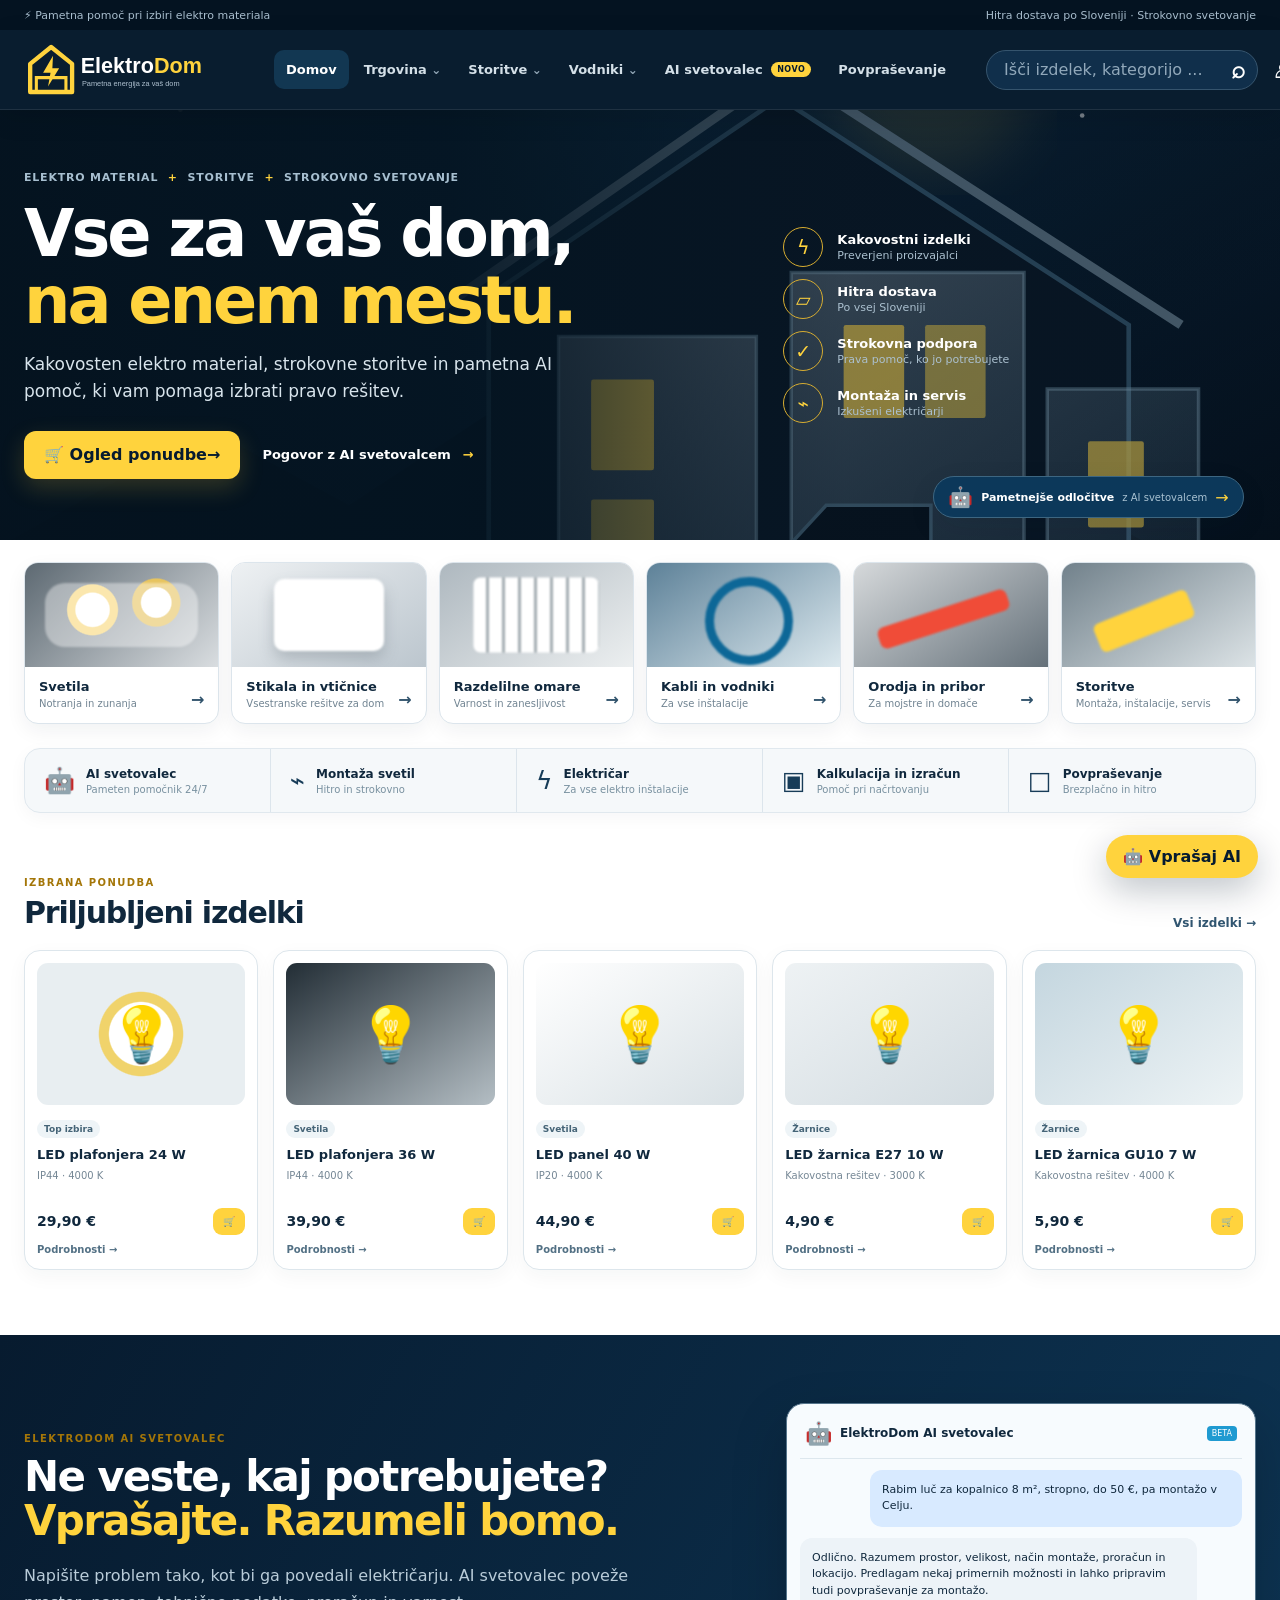
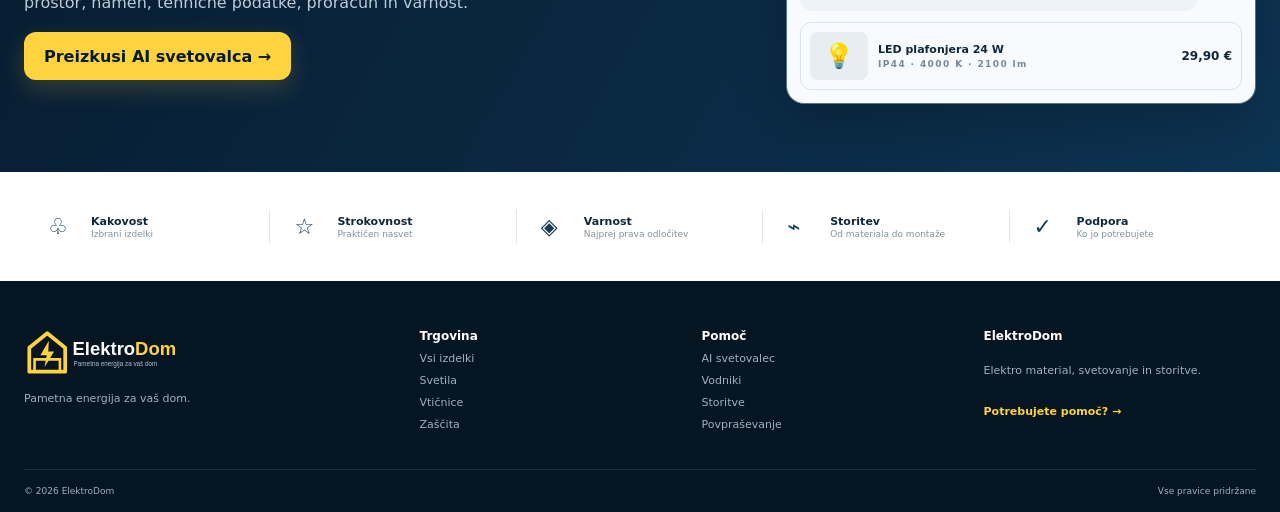
<file: index.html>
<!doctype html><html lang="sl"><head><meta charset="utf-8"><meta name="viewport" content="width=device-width,initial-scale=1"><title>ElektroDom | Elektro material, storitve in AI svetovalec</title><meta name="description" content="ElektroDom združuje elektro material, strokovne storitve in AI svetovanje na enem mestu."><link rel="icon" href="logo.svg"><link rel="stylesheet" href="styles.css"></head><body>
<div class="topline"><div class="shell topinner"><span>⚡ Pametna pomoč pri izbiri elektro materiala</span><span>Hitra dostava po Sloveniji · Strokovno svetovanje</span></div></div>
<header class="site-header"><div class="shell header-inner"><a class="brand" href="index.html"><img src="logo.svg" alt="ElektroDom"></a><nav class="mainnav"><a class="active" href="index.html">Domov</a><a href="trgovina.html">Trgovina <span>⌄</span></a><a href="storitve.html">Storitve <span>⌄</span></a><a href="vodniki.html">Vodniki <span>⌄</span></a><a class="ai-nav" href="svetovalec.html">AI svetovalec <b>NOVO</b></a><a href="kontakt.html">Povpraševanje</a></nav><div class="header-actions"><button class="search-mini" onclick="location.href='trgovina.html'"><span>Išči izdelek, kategorijo ...</span><strong>⌕</strong></button><button class="icon-btn" aria-label="Moj račun">♙</button><button class="icon-btn" aria-label="Priljubljeno">♡</button><button class="cart-icon" id="cartButton" aria-label="Košarica">🛒<b id="cartCount">0</b></button><button class="mobile-menu" id="mobileMenu" aria-label="Meni">☰</button></div></div></header>
<main>
<section class="hero-premium"><div class="hero-bg"></div><div class="shell hero-grid"><div class="hero-copy"><div class="crumb">ELEKTRO MATERIAL <i>+</i> STORITVE <i>+</i> STROKOVNO SVETOVANJE</div><h1>Vse za vaš dom,<br><em>na enem mestu.</em></h1><p>Kakovosten elektro material, strokovne storitve in pametna AI pomoč, ki vam pomaga izbrati pravo rešitev.</p><div class="hero-buttons"><a class="btn btn-yellow" href="trgovina.html">🛒 Ogled ponudbe <span>→</span></a><a class="text-btn" href="svetovalec.html">Pogovor z AI svetovalcem <span>→</span></a></div></div><div class="hero-benefits"><div><span>ϟ</span><p><b>Kakovostni izdelki</b><small>Preverjeni proizvajalci</small></p></div><div><span>▱</span><p><b>Hitra dostava</b><small>Po vsej Sloveniji</small></p></div><div><span>✓</span><p><b>Strokovna podpora</b><small>Prava pomoč, ko jo potrebujete</small></p></div><div><span>⌁</span><p><b>Montaža in servis</b><small>Izkušeni električarji</small></p></div></div><a class="hero-ai-chip" href="svetovalec.html"><span>🤖</span><b>Pametnejše odločitve</b><small>z AI svetovalcem</small><i>→</i></a></div></section>
<section class="category-section shell"><a class="category-card" href="trgovina.html?cat=Svetila"><div class="cat-image cat-light"></div><div><b>Svetila</b><small>Notranja in zunanja</small><span>→</span></div></a><a class="category-card" href="trgovina.html?cat=Vtičnice"><div class="cat-image cat-socket"></div><div><b>Stikala in vtičnice</b><small>Vsestranske rešitve za dom</small><span>→</span></div></a><a class="category-card" href="trgovina.html?cat=Zaščita"><div class="cat-image cat-protect"></div><div><b>Razdelilne omare</b><small>Varnost in zanesljivost</small><span>→</span></div></a><a class="category-card" href="trgovina.html?cat=Kabli"><div class="cat-image cat-cable"></div><div><b>Kabli in vodniki</b><small>Za vse inštalacije</small><span>→</span></div></a><a class="category-card" href="trgovina.html"><div class="cat-image cat-tools"></div><div><b>Orodja in pribor</b><small>Za mojstre in domače</small><span>→</span></div></a><a class="category-card" href="storitve.html"><div class="cat-image cat-service"></div><div><b>Storitve</b><small>Montaža, inštalacije, servis</small><span>→</span></div></a></section>
<section class="quickbar shell"><a href="svetovalec.html"><span>🤖</span><div><b>AI svetovalec</b><small>Pameten pomočnik 24/7</small></div></a><a href="storitve.html"><span>⌁</span><div><b>Montaža svetil</b><small>Hitro in strokovno</small></div></a><a href="storitve.html"><span>ϟ</span><div><b>Električar</b><small>Za vse elektro inštalacije</small></div></a><a href="kontakt.html"><span>▣</span><div><b>Kalkulacija in izračun</b><small>Pomoč pri načrtovanju</small></div></a><a href="kontakt.html"><span>□</span><div><b>Povpraševanje</b><small>Brezplačno in hitro</small></div></a></section>
<section class="products-home shell"><div class="section-title"><div><small>IZBRANA PONUDBA</small><h2>Priljubljeni izdelki</h2></div><a href="trgovina.html">Vsi izdelki →</a></div><div id="homeProducts" class="product-row"></div></section>
<section class="ai-banner"><div class="shell ai-banner-grid"><div><small>ELEKTRODOM AI SVETOVALEC</small><h2>Ne veste, kaj potrebujete?<br><em>Vprašajte. Razumeli bomo.</em></h2><p>Napišite problem tako, kot bi ga povedali električarju. AI svetovalec poveže prostor, namen, tehnične podatke, proračun in varnost.</p><a class="btn btn-yellow" href="svetovalec.html">Preizkusi AI svetovalca →</a></div><div class="ai-preview"><div class="ai-preview-head"><span>🤖</span><b>ElektroDom AI svetovalec</b><i>BETA</i></div><div class="preview-user">Rabim luč za kopalnico 8 m², stropno, do 50 €, pa montažo v Celju.</div><div class="preview-bot">Odlično. Razumem prostor, velikost, način montaže, proračun in lokacijo. Predlagam nekaj primernih možnosti in lahko pripravim tudi povpraševanje za montažo.</div><div class="preview-product"><span>💡</span><div><b>LED plafonjera 24 W</b><small>IP44 · 4000 K · 2100 lm</small></div><strong>29,90 €</strong></div></div></div></section>
<section class="trust-section shell"><div class="trust-item"><span>♧</span><b>Kakovost</b><small>Izbrani izdelki</small></div><div class="trust-item"><span>☆</span><b>Strokovnost</b><small>Praktičen nasvet</small></div><div class="trust-item"><span>◈</span><b>Varnost</b><small>Najprej prava odločitev</small></div><div class="trust-item"><span>⌁</span><b>Storitev</b><small>Od materiala do montaže</small></div><div class="trust-item"><span>✓</span><b>Podpora</b><small>Ko jo potrebujete</small></div></section>
</main><button class="floating-ai" onclick="location.href='svetovalec.html'"><span>🤖</span> Vprašaj AI</button><footer class="footer"><div class="shell footer-grid"><div><img src="logo.svg" alt="ElektroDom" class="footer-logo"><p>Pametna energija za vaš dom.</p></div><div><b>Trgovina</b><a href="trgovina.html">Vsi izdelki</a><a href="trgovina.html?cat=Svetila">Svetila</a><a href="trgovina.html?cat=Vtičnice">Vtičnice</a><a href="trgovina.html?cat=Zaščita">Zaščita</a></div><div><b>Pomoč</b><a href="svetovalec.html">AI svetovalec</a><a href="vodniki.html">Vodniki</a><a href="storitve.html">Storitve</a><a href="kontakt.html">Povpraševanje</a></div><div><b>ElektroDom</b><p>Elektro material, svetovanje in storitve.</p><a href="kontakt.html" class="footer-cta">Potrebujete pomoč? →</a></div></div><div class="shell footer-bottom"><span>© 2026 ElektroDom</span><span>Vse pravice pridržane</span></div></footer>
<div id="productModal" class="modal hidden"><div class="modalbox product-modal"><button class="close" id="closeProductModal">×</button><div id="productModalBody"></div></div></div><div id="cartModal" class="modal hidden"><div class="modalbox cartbox"><button class="close" id="closeCart">×</button><div class="modal-kicker">VAŠ NAKUP</div><h2>Košarica</h2><div id="cartItems"></div><div class="total"><span>Skupaj</span><b id="cartTotal">0,00 €</b></div><a class="btn btn-yellow full" href="kontakt.html">Nadaljuj s povpraševanjem →</a></div></div><div id="toast" class="toast"></div><script type="module" src="app.js"></script></body></html>
</file>
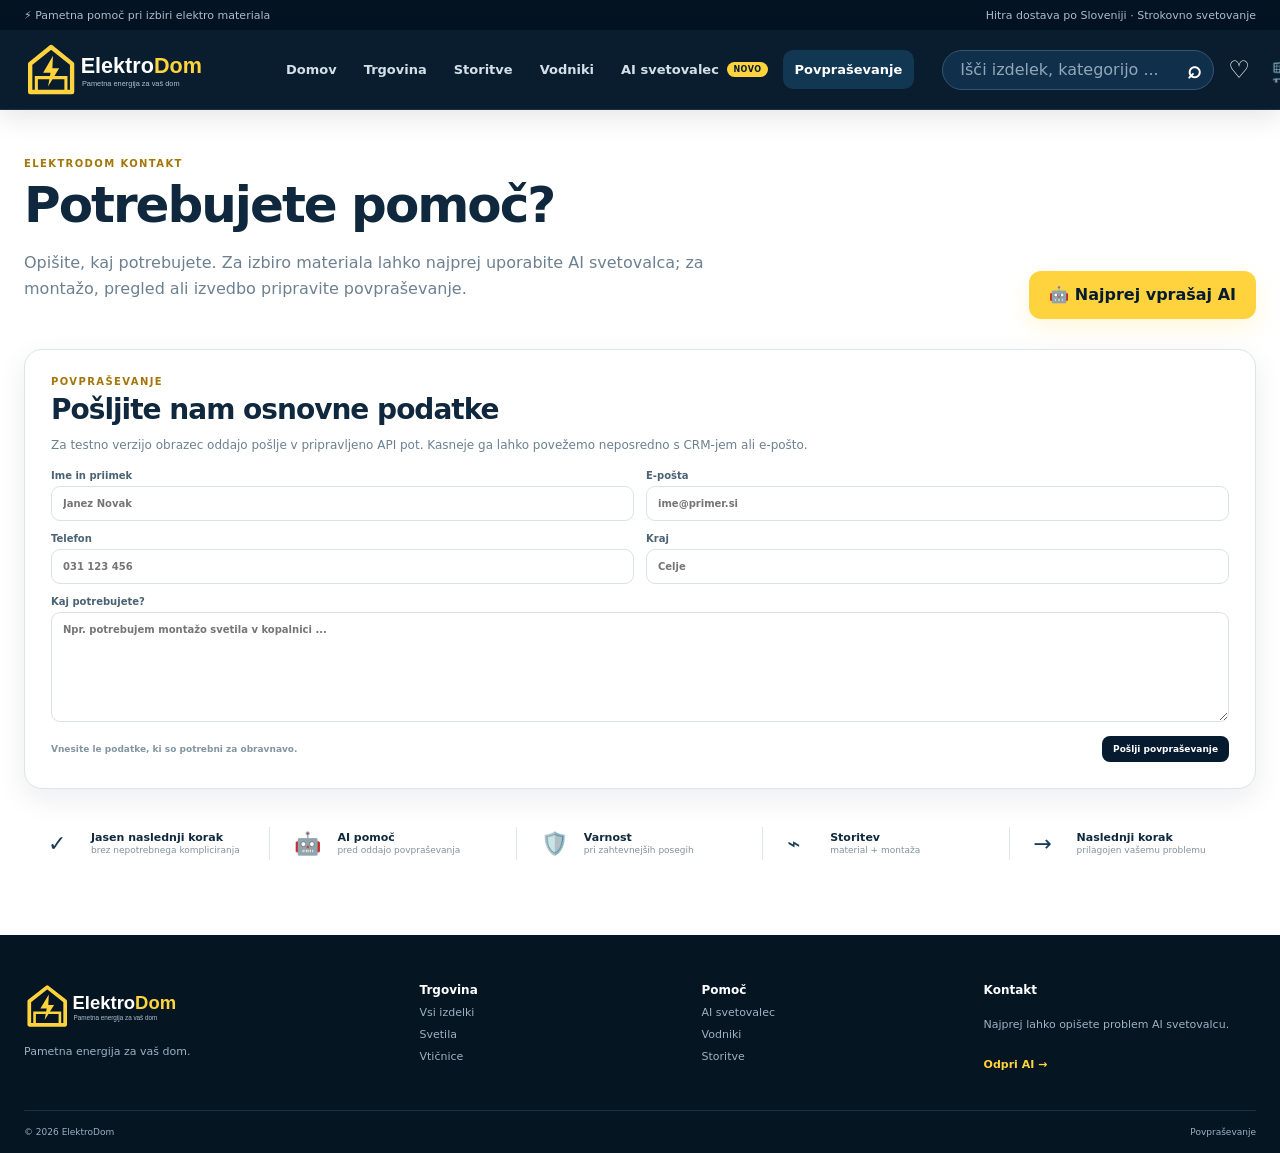
<file: kontakt.html>
<!doctype html><html lang="sl"><head><meta charset="utf-8"><meta name="viewport" content="width=device-width,initial-scale=1"><title>Povpraševanje | ElektroDom</title><link rel="stylesheet" href="styles.css"></head><body><div class="topline"><div class="shell topinner"><span>⚡ Pametna pomoč pri izbiri elektro materiala</span><span>Hitra dostava po Sloveniji · Strokovno svetovanje</span></div></div><header class="site-header"><div class="shell header-inner"><a class="brand" href="index.html"><img src="logo.svg" alt="ElektroDom"></a><nav class="mainnav"><a href="index.html">Domov</a><a href="trgovina.html">Trgovina</a><a href="storitve.html">Storitve</a><a href="vodniki.html">Vodniki</a><a class="ai-nav" href="svetovalec.html">AI svetovalec <b>NOVO</b></a><a class="active" href="kontakt.html">Povpraševanje</a></nav><div class="header-actions"><button class="search-mini" onclick="location.href='trgovina.html'"><span>Išči izdelek, kategorijo ...</span><strong>⌕</strong></button><button class="icon-btn">♡</button><button class="cart-icon" id="cartButton">🛒<b id="cartCount">0</b></button><button class="mobile-menu">☰</button></div></div></header><main class="shell page-wrap"><div class="page-hero"><div><div class="modal-kicker">ELEKTRODOM KONTAKT</div><h1>Potrebujete pomoč?</h1><p class="lead">Opišite, kaj potrebujete. Za izbiro materiala lahko najprej uporabite AI svetovalca; za montažo, pregled ali izvedbo pripravite povpraševanje.</p></div><a class="btn btn-yellow" href="svetovalec.html">🤖 Najprej vprašaj AI</a></div><section class="leadbox" style="margin-top:0"><div><div class="modal-kicker">POVPRAŠEVANJE</div><h2>Pošljite nam osnovne podatke</h2><p>Za testno verzijo obrazec oddajo pošlje v pripravljeno API pot. Kasneje ga lahko povežemo neposredno s CRM-jem ali e-pošto.</p></div><form id="contactForm"><div class="lead-grid"><label>Ime in priimek<input id="contactName" required placeholder="Janez Novak"></label><label>E-pošta<input id="contactEmail" type="email" required placeholder="ime@primer.si"></label><label>Telefon<input id="contactPhone" placeholder="031 123 456"></label><label>Kraj<input id="contactLocation" placeholder="Celje"></label></div><label>Kaj potrebujete?<textarea id="contactNote" rows="6" required placeholder="Npr. potrebujem montažo svetila v kopalnici ..."></textarea><div class="lead-submit"><span>Vnesite le podatke, ki so potrebni za obravnavo.</span><button class="dark-btn" id="contactSubmit">Pošlji povpraševanje</button></div><div id="contactResult" hidden></div></form></section><section class="trust-section" style="padding-bottom:0"><div class="trust-item"><span>✓</span><b>Jasen naslednji korak</b><small>brez nepotrebnega kompliciranja</small></div><div class="trust-item"><span>🤖</span><b>AI pomoč</b><small>pred oddajo povpraševanja</small></div><div class="trust-item"><span>🛡️</span><b>Varnost</b><small>pri zahtevnejših posegih</small></div><div class="trust-item"><span>⌁</span><b>Storitev</b><small>material + montaža</small></div><div class="trust-item"><span>→</span><b>Naslednji korak</b><small>prilagojen vašemu problemu</small></div></section></main><footer class="footer"><div class="shell footer-grid"><div><img src="logo.svg" class="footer-logo" alt="ElektroDom"><p>Pametna energija za vaš dom.</p></div><div><b>Trgovina</b><a href="trgovina.html">Vsi izdelki</a><a href="trgovina.html?cat=Svetila">Svetila</a><a href="trgovina.html?cat=Vtičnice">Vtičnice</a></div><div><b>Pomoč</b><a href="svetovalec.html">AI svetovalec</a><a href="vodniki.html">Vodniki</a><a href="storitve.html">Storitve</a></div><div><b>Kontakt</b><p>Najprej lahko opišete problem AI svetovalcu.</p><a class="footer-cta" href="svetovalec.html">Odpri AI →</a></div></div><div class="shell footer-bottom"><span>© 2026 ElektroDom</span><span>Povpraševanje</span></div></footer><div id="cartModal" class="modal hidden"><div class="modalbox cartbox"><button class="close" id="closeCart">×</button><h2>Košarica</h2><div id="cartItems"></div><div class="total"><span>Skupaj</span><b id="cartTotal">0,00 €</b></div></div></div><div id="toast" class="toast"></div><script type="module" src="app.js"></script></body></html>
</file>
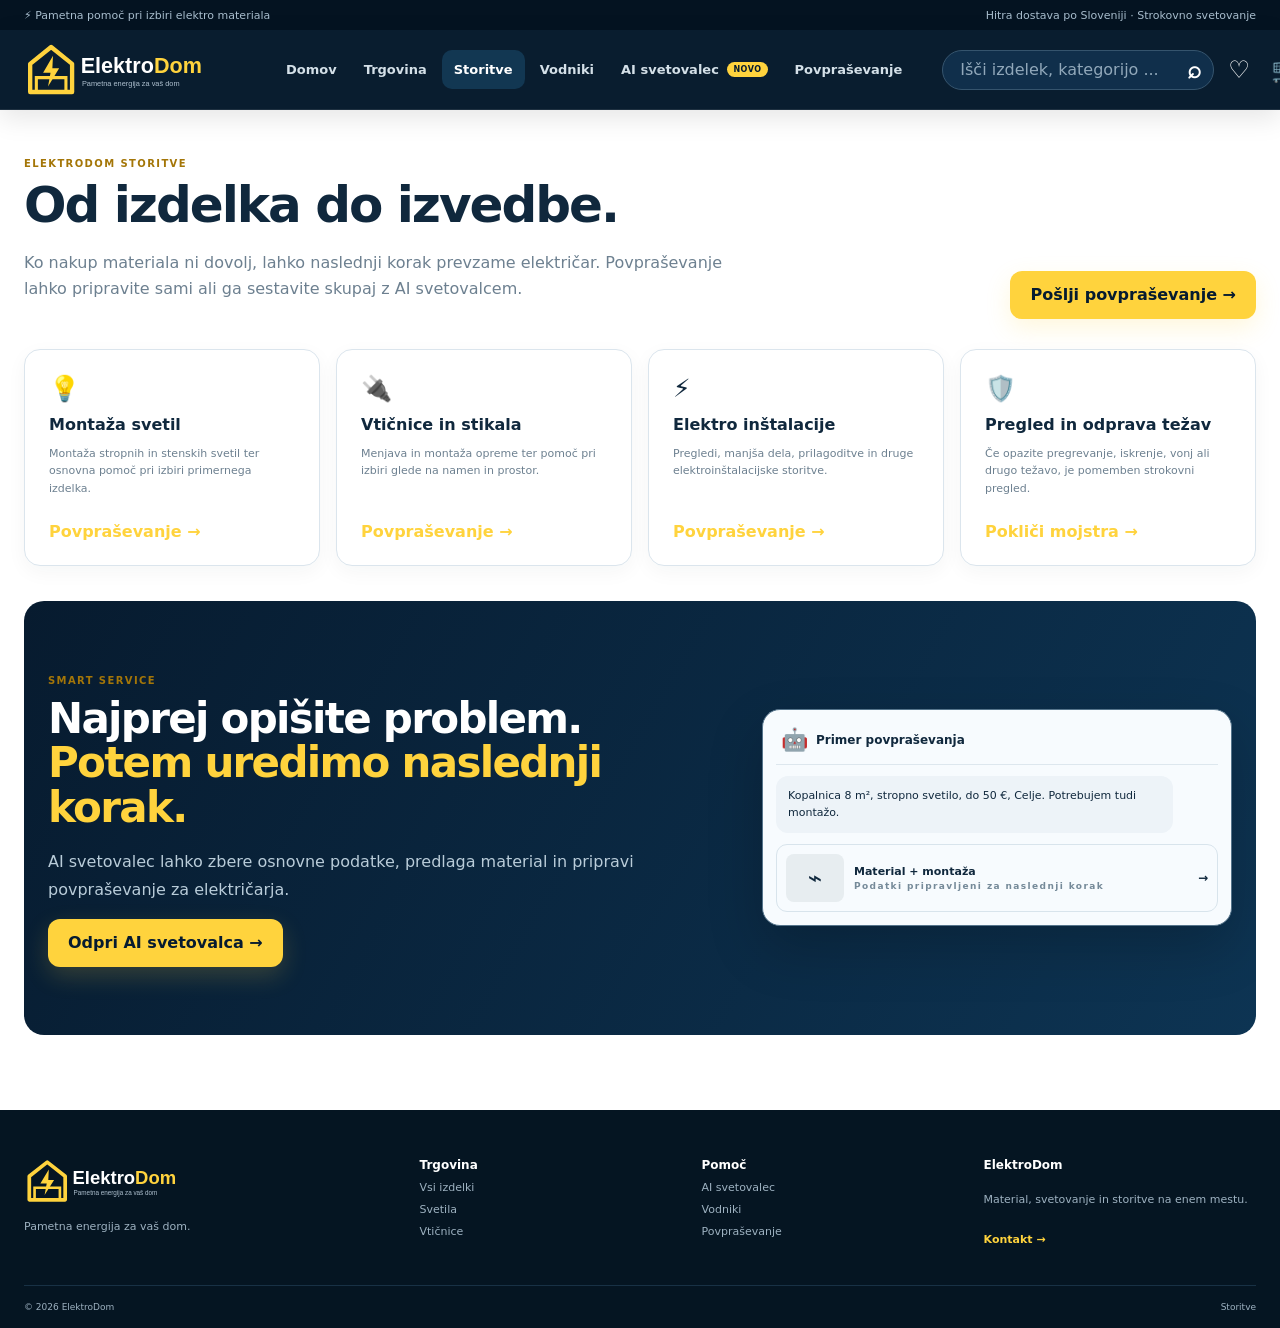
<file: storitve.html>
<!doctype html><html lang="sl"><head><meta charset="utf-8"><meta name="viewport" content="width=device-width,initial-scale=1"><title>Storitve | ElektroDom</title><link rel="stylesheet" href="styles.css"></head><body><div class="topline"><div class="shell topinner"><span>⚡ Pametna pomoč pri izbiri elektro materiala</span><span>Hitra dostava po Sloveniji · Strokovno svetovanje</span></div></div><header class="site-header"><div class="shell header-inner"><a class="brand" href="index.html"><img src="logo.svg" alt="ElektroDom"></a><nav class="mainnav"><a href="index.html">Domov</a><a href="trgovina.html">Trgovina</a><a class="active" href="storitve.html">Storitve</a><a href="vodniki.html">Vodniki</a><a class="ai-nav" href="svetovalec.html">AI svetovalec <b>NOVO</b></a><a href="kontakt.html">Povpraševanje</a></nav><div class="header-actions"><button class="search-mini" onclick="location.href='trgovina.html'"><span>Išči izdelek, kategorijo ...</span><strong>⌕</strong></button><button class="icon-btn">♡</button><button class="cart-icon" id="cartButton">🛒<b id="cartCount">0</b></button><button class="mobile-menu">☰</button></div></div></header><main class="shell page-wrap"><div class="page-hero"><div><div class="modal-kicker">ELEKTRODOM STORITVE</div><h1>Od izdelka do izvedbe.</h1><p class="lead">Ko nakup materiala ni dovolj, lahko naslednji korak prevzame električar. Povpraševanje lahko pripravite sami ali ga sestavite skupaj z AI svetovalcem.</p></div><a class="btn btn-yellow" href="kontakt.html">Pošlji povpraševanje →</a></div><section class="cards four"><article><span>💡</span><h3>Montaža svetil</h3><p>Montaža stropnih in stenskih svetil ter osnovna pomoč pri izbiri primernega izdelka.</p><a class="footer-cta" href="kontakt.html">Povpraševanje →</a></article><article><span>🔌</span><h3>Vtičnice in stikala</h3><p>Menjava in montaža opreme ter pomoč pri izbiri glede na namen in prostor.</p><a class="footer-cta" href="kontakt.html">Povpraševanje →</a></article><article><span>⚡</span><h3>Elektro inštalacije</h3><p>Pregledi, manjša dela, prilagoditve in druge elektroinštalacijske storitve.</p><a class="footer-cta" href="kontakt.html">Povpraševanje →</a></article><article><span>🛡️</span><h3>Pregled in odprava težav</h3><p>Če opazite pregrevanje, iskrenje, vonj ali drugo težavo, je pomemben strokovni pregled.</p><a class="footer-cta" href="kontakt.html">Pokliči mojstra →</a></article></section><section class="ai-banner" style="margin-top:35px;border-radius:20px"><div class="shell ai-banner-grid"><div><small>SMART SERVICE</small><h2>Najprej opišite problem.<br><em>Potem uredimo naslednji korak.</em></h2><p>AI svetovalec lahko zbere osnovne podatke, predlaga material in pripravi povpraševanje za električarja.</p><a class="btn btn-yellow" href="svetovalec.html">Odpri AI svetovalca →</a></div><div class="ai-preview"><div class="ai-preview-head"><span>🤖</span><b>Primer povpraševanja</b></div><div class="preview-bot">Kopalnica 8 m², stropno svetilo, do 50 €, Celje. Potrebujem tudi montažo.</div><div class="preview-product"><span>⌁</span><div><b>Material + montaža</b><small>Podatki pripravljeni za naslednji korak</small></div><strong>→</strong></div></div></div></section></main><footer class="footer"><div class="shell footer-grid"><div><img src="logo.svg" class="footer-logo" alt="ElektroDom"><p>Pametna energija za vaš dom.</p></div><div><b>Trgovina</b><a href="trgovina.html">Vsi izdelki</a><a href="trgovina.html?cat=Svetila">Svetila</a><a href="trgovina.html?cat=Vtičnice">Vtičnice</a></div><div><b>Pomoč</b><a href="svetovalec.html">AI svetovalec</a><a href="vodniki.html">Vodniki</a><a href="kontakt.html">Povpraševanje</a></div><div><b>ElektroDom</b><p>Material, svetovanje in storitve na enem mestu.</p><a class="footer-cta" href="kontakt.html">Kontakt →</a></div></div><div class="shell footer-bottom"><span>© 2026 ElektroDom</span><span>Storitve</span></div></footer><div id="cartModal" class="modal hidden"><div class="modalbox cartbox"><button class="close" id="closeCart">×</button><h2>Košarica</h2><div id="cartItems"></div><div class="total"><span>Skupaj</span><b id="cartTotal">0,00 €</b></div></div></div><div id="toast" class="toast"></div><script type="module" src="app.js"></script></body></html>
</file>
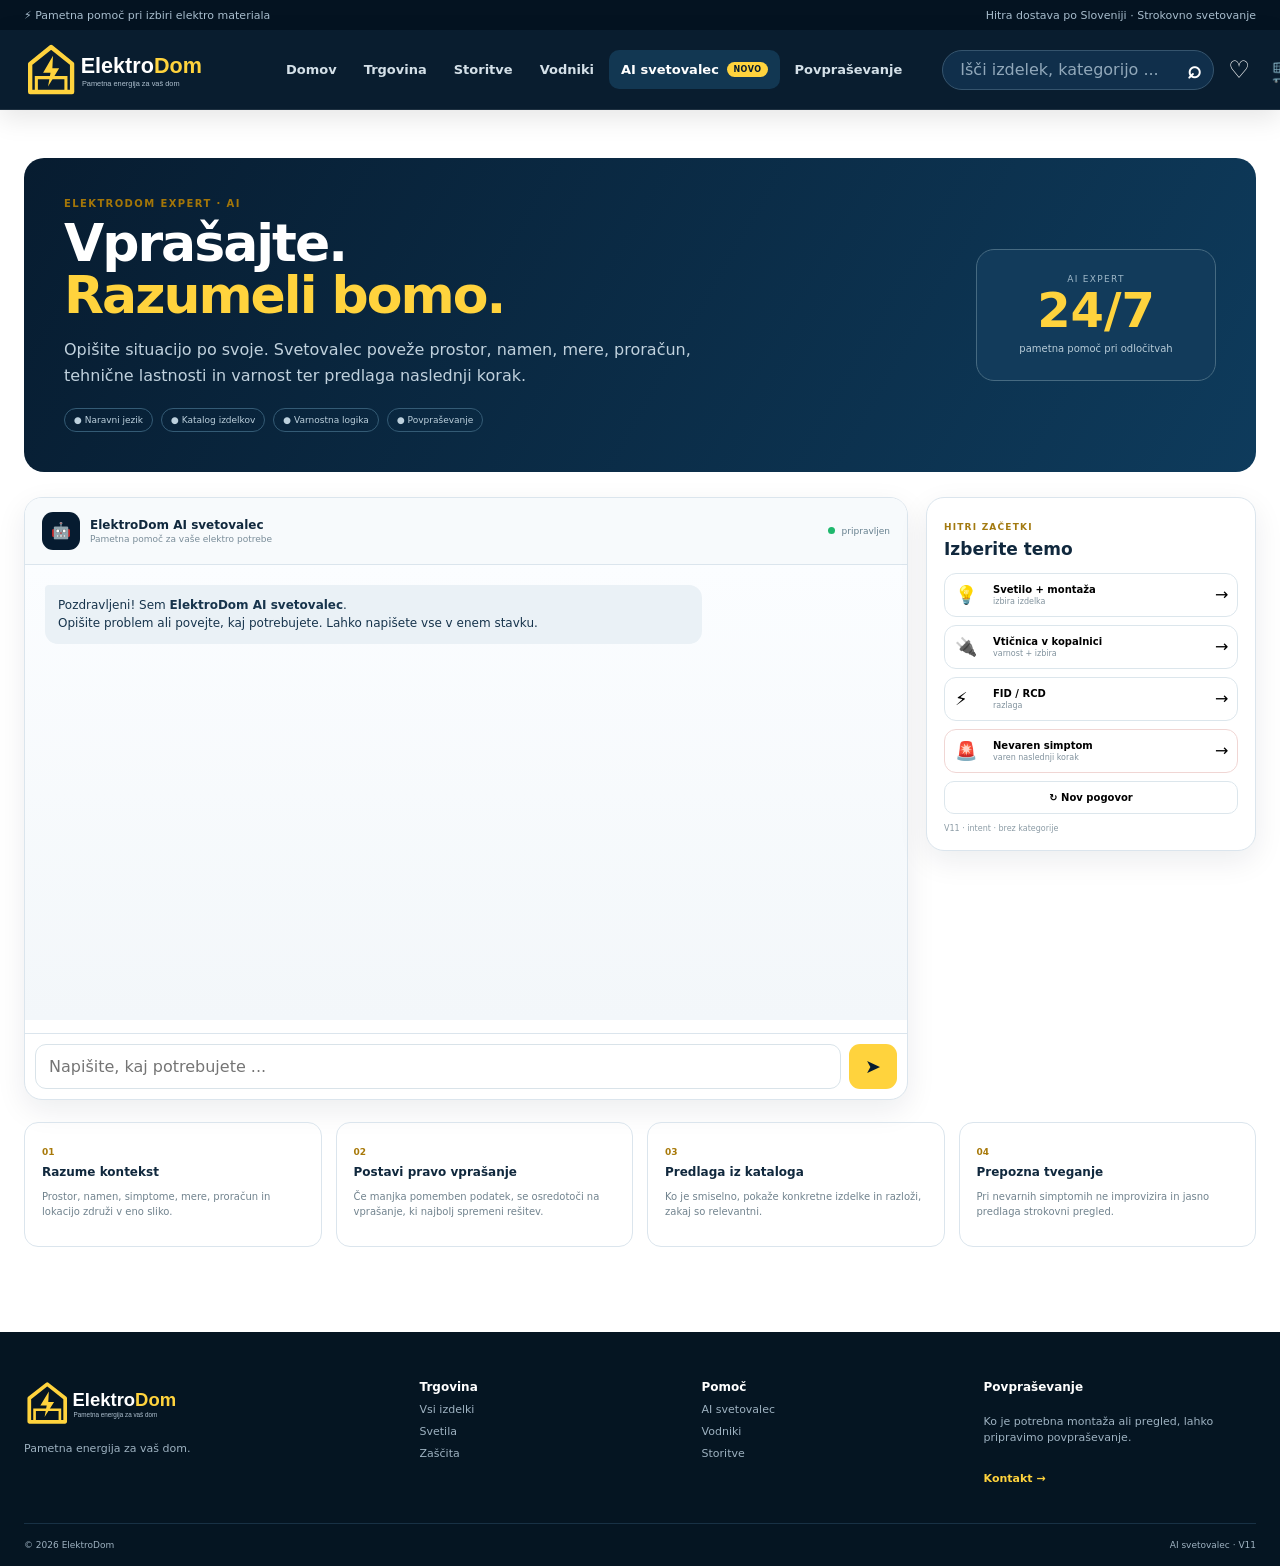
<file: svetovalec.html>
<!doctype html><html lang="sl"><head><meta charset="utf-8"><meta name="viewport" content="width=device-width,initial-scale=1"><title>AI svetovalec | ElektroDom</title><meta name="description" content="ElektroDom AI svetovalec za izbiro elektro materiala in varne naslednje korake."><link rel="stylesheet" href="styles.css"></head><body><div class="topline"><div class="shell topinner"><span>⚡ Pametna pomoč pri izbiri elektro materiala</span><span>Hitra dostava po Sloveniji · Strokovno svetovanje</span></div></div><header class="site-header"><div class="shell header-inner"><a class="brand" href="index.html"><img src="logo.svg" alt="ElektroDom"></a><nav class="mainnav"><a href="index.html">Domov</a><a href="trgovina.html">Trgovina</a><a href="storitve.html">Storitve</a><a href="vodniki.html">Vodniki</a><a class="active ai-nav" href="svetovalec.html">AI svetovalec <b>NOVO</b></a><a href="kontakt.html">Povpraševanje</a></nav><div class="header-actions"><button class="search-mini" onclick="location.href='trgovina.html'"><span>Išči izdelek, kategorijo ...</span><strong>⌕</strong></button><button class="icon-btn">♡</button><button class="cart-icon" id="cartButton">🛒<b id="cartCount">0</b></button><button class="mobile-menu">☰</button></div></div></header><main class="shell page-wrap"><section class="advisor-hero"><div><div class="modal-kicker">ELEKTRODOM EXPERT · AI</div><h1>Vprašajte.<br><em>Razumeli bomo.</em></h1><p class="lead">Opišite situacijo po svoje. Svetovalec poveže prostor, namen, mere, proračun, tehnične lastnosti in varnost ter predlaga naslednji korak.</p><div class="expert-pills"><span>● Naravni jezik</span><span>● Katalog izdelkov</span><span>● Varnostna logika</span><span>● Povpraševanje</span></div></div><div class="expert-score"><span>AI EXPERT</span><strong>24/7</strong><small>pametna pomoč pri odločitvah</small></div></section><div class="assistant-wrap"><section class="chatbox"><div class="chat-head"><div class="ai-avatar">🤖</div><div><b>ElektroDom AI svetovalec</b><span>Pametna pomoč za vaše elektro potrebe</span></div><div class="online"><i></i> pripravljen</div></div><div id="chatMessages" class="chat-messages"></div><div id="typing" class="typing hidden"><i></i><i></i><i></i> pripravljam odgovor …</div><div id="recommendations" class="recommendations"></div><form id="chatForm" class="chat-input"><input id="chatInput" autocomplete="off" placeholder="Napišite, kaj potrebujete ..."><button aria-label="Pošlji">➤</button></form></section><aside class="sidebox"><div class="side-title"><span>HITRI ZAČETKI</span><b>Izberite temo</b></div><button class="example-btn" data-example="Rabim luč za kopalnico 8 m², stropno, do 50 €, pa montažo v Celju."><span>💡</span><div><b>Svetilo + montaža</b><small>izbira izdelka</small></div>→</button><button class="example-btn" data-example="Potrebujem vtičnico za kopalnico. Kaj moram preveriti?"><span>🔌</span><div><b>Vtičnica v kopalnici</b><small>varnost + izbira</small></div>→</button><button class="example-btn" data-example="Kaj pomeni FID 30 mA in kdaj se uporablja?"><span>⚡</span><div><b>FID / RCD</b><small>razlaga</small></div>→</button><button class="example-btn danger" data-example="Vtičnica se segreva in ima vonj po zažganem. Kaj naj naredim?"><span>🚨</span><div><b>Nevaren simptom</b><small>varen naslednji korak</small></div>→</button><button id="resetChat" class="reset">↻ Nov pogovor</button><div class="state" id="state"></div></aside></div><section id="leadBox" class="leadbox hidden"><div><div class="modal-kicker">POVPRAŠEVANJE</div><h2>Naj električar prevzame naslednji korak.</h2><p>Izpolnite osnovne podatke. Zbrane informacije bomo uporabili za obravnavo vašega povpraševanja.</p></div><form id="leadForm"><div class="lead-grid"><label>Ime in priimek<input id="leadName" required placeholder="Janez Novak"></label><label>E-pošta<input id="leadEmail" type="email" placeholder="ime@primer.si"></label><label>Telefon<input id="leadPhone" placeholder="031 123 456"></label><label>Kraj<input id="leadLocation" placeholder="Celje"></label></div><label>Opomba<textarea id="leadNote" rows="4" placeholder="Dodatne informacije ..."></textarea></label><div class="lead-submit"><span>Podatki se pošljejo prek varnega obrazca.</span><button id="leadSubmit" class="dark-btn">Pošlji povpraševanje</button></div><div id="leadResult" hidden></div></form></section><section class="expert-grid"><article><span>01</span><b>Razume kontekst</b><p>Prostor, namen, simptome, mere, proračun in lokacijo združi v eno sliko.</p></article><article><span>02</span><b>Postavi pravo vprašanje</b><p>Če manjka pomemben podatek, se osredotoči na vprašanje, ki najbolj spremeni rešitev.</p></article><article><span>03</span><b>Predlaga iz kataloga</b><p>Ko je smiselno, pokaže konkretne izdelke in razloži, zakaj so relevantni.</p></article><article><span>04</span><b>Prepozna tveganje</b><p>Pri nevarnih simptomih ne improvizira in jasno predlaga strokovni pregled.</p></article></section><pre id="debugPanel" class="debug hidden"></pre></main><footer class="footer"><div class="shell footer-grid"><div><img src="logo.svg" class="footer-logo" alt="ElektroDom"><p>Pametna energija za vaš dom.</p></div><div><b>Trgovina</b><a href="trgovina.html">Vsi izdelki</a><a href="trgovina.html?cat=Svetila">Svetila</a><a href="trgovina.html?cat=Zaščita">Zaščita</a></div><div><b>Pomoč</b><a href="svetovalec.html">AI svetovalec</a><a href="vodniki.html">Vodniki</a><a href="storitve.html">Storitve</a></div><div><b>Povpraševanje</b><p>Ko je potrebna montaža ali pregled, lahko pripravimo povpraševanje.</p><a class="footer-cta" href="kontakt.html">Kontakt →</a></div></div><div class="shell footer-bottom"><span>© 2026 ElektroDom</span><span>AI svetovalec · V11</span></div></footer><div id="cartModal" class="modal hidden"><div class="modalbox cartbox"><button class="close" id="closeCart">×</button><div class="modal-kicker">VAŠ NAKUP</div><h2>Košarica</h2><div id="cartItems"></div><div class="total"><span>Skupaj</span><b id="cartTotal">0,00 €</b></div></div></div><div id="productModal" class="modal hidden"><div class="modalbox product-modal"><button class="close" id="closeProductModal">×</button><div id="productModalBody"></div></div></div><div id="toast" class="toast"></div><script type="module" src="app.js"></script></body></html>
</file>
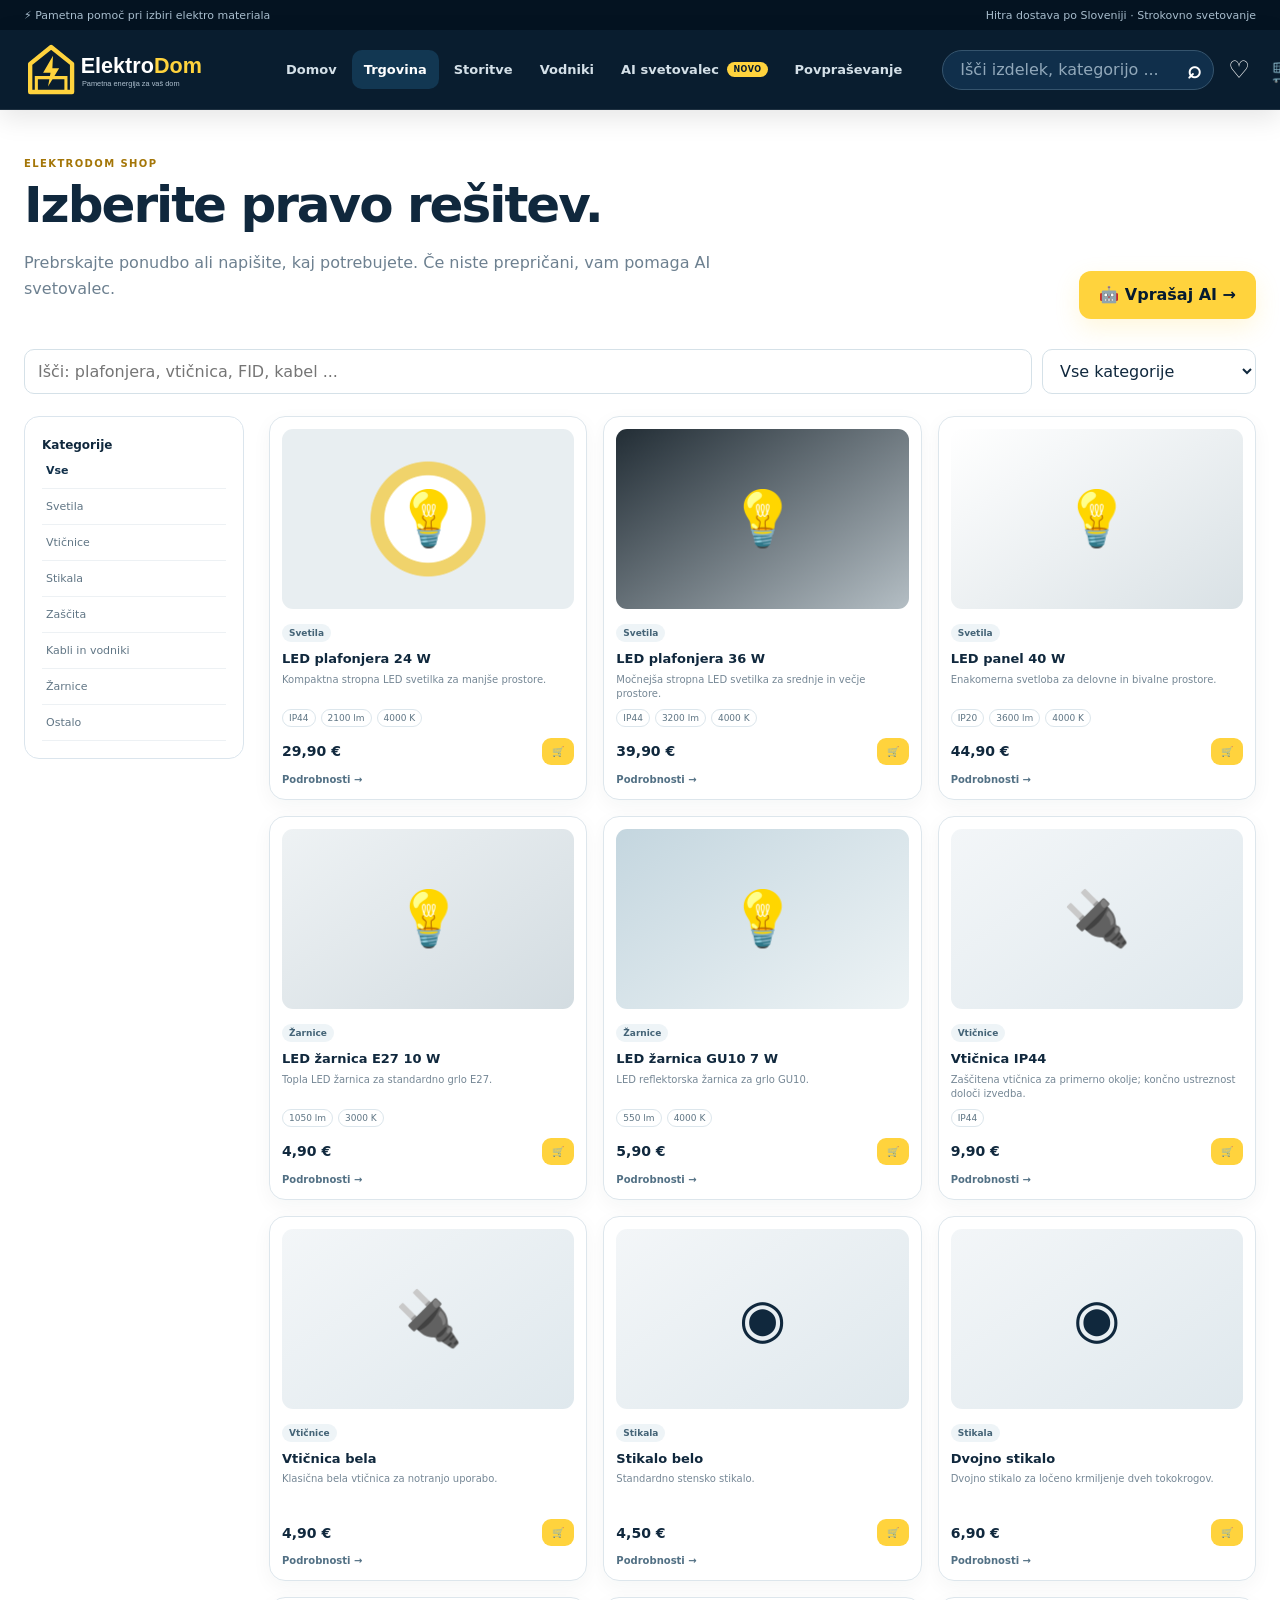
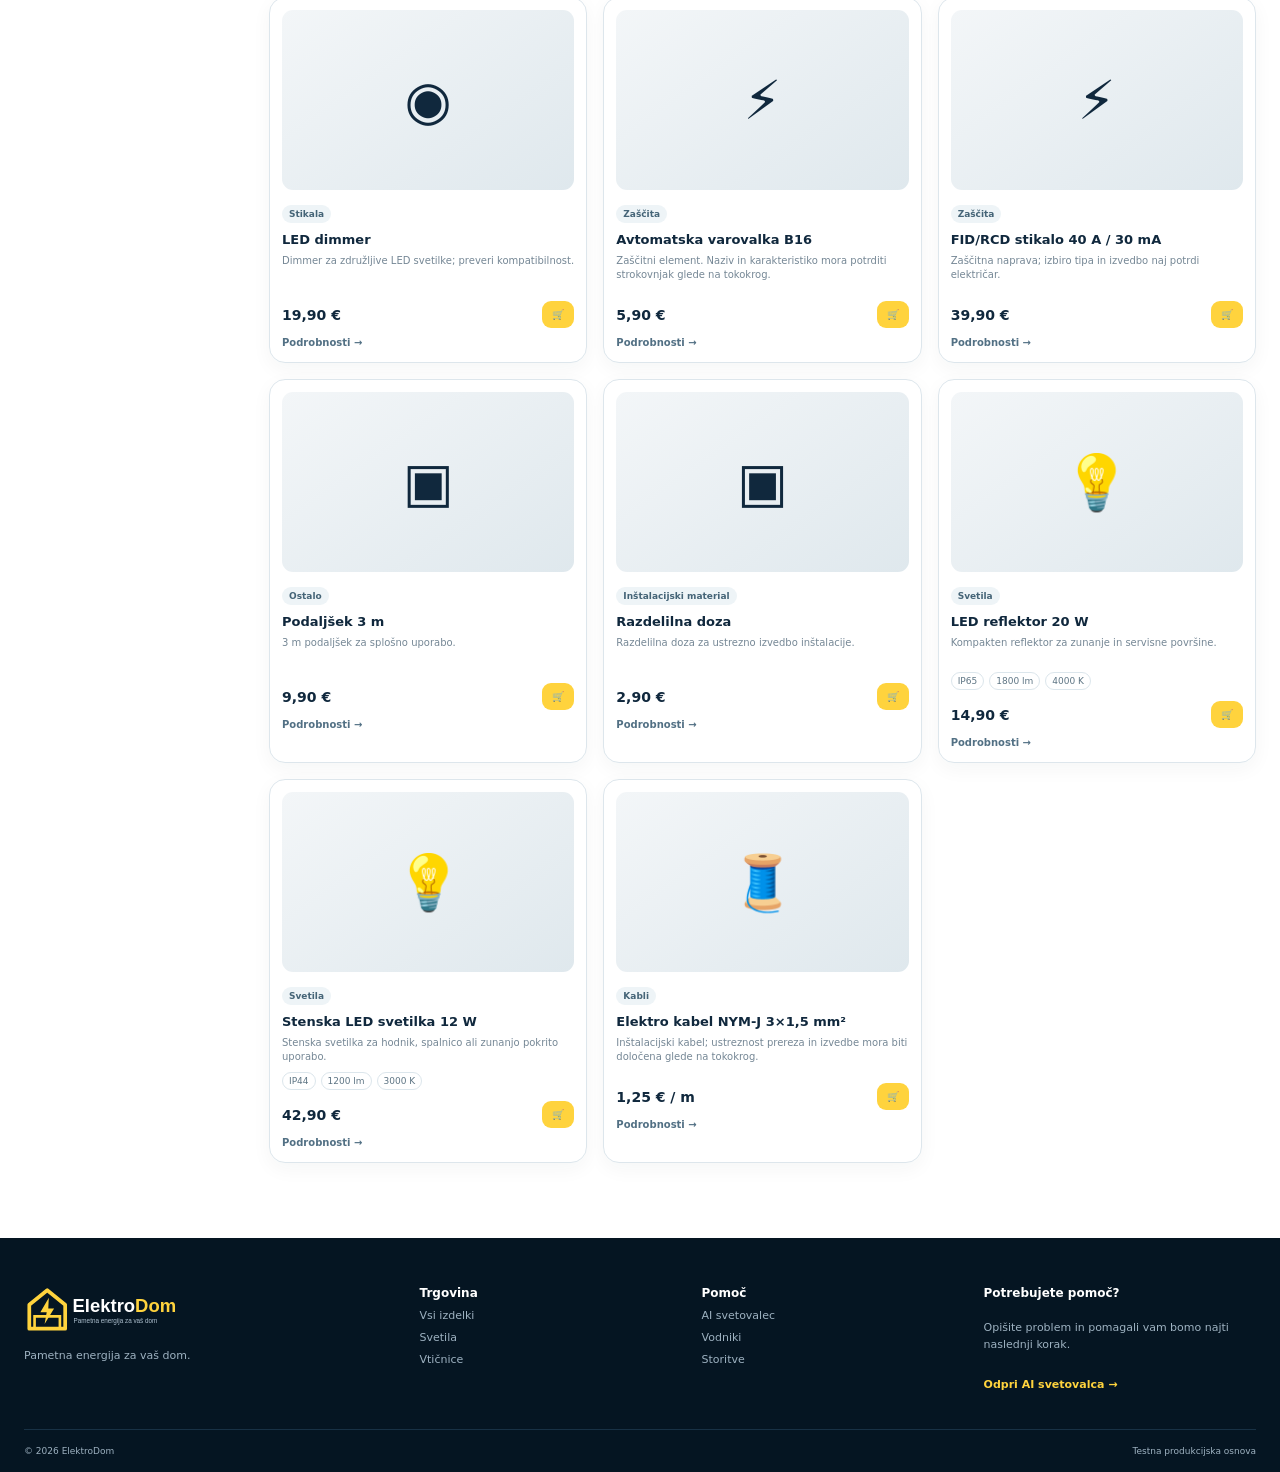
<file: trgovina.html>
<!doctype html><html lang="sl"><head><meta charset="utf-8"><meta name="viewport" content="width=device-width,initial-scale=1"><title>Trgovina | ElektroDom</title><meta name="description" content="Elektro material za dom, montažo in elektroinštalacije."><link rel="stylesheet" href="styles.css"></head><body><div class="topline"><div class="shell topinner"><span>⚡ Pametna pomoč pri izbiri elektro materiala</span><span>Hitra dostava po Sloveniji · Strokovno svetovanje</span></div></div><header class="site-header"><div class="shell header-inner"><a class="brand" href="index.html"><img src="logo.svg" alt="ElektroDom"></a><nav class="mainnav"><a href="index.html">Domov</a><a class="active" href="trgovina.html">Trgovina</a><a href="storitve.html">Storitve</a><a href="vodniki.html">Vodniki</a><a class="ai-nav" href="svetovalec.html">AI svetovalec <b>NOVO</b></a><a href="kontakt.html">Povpraševanje</a></nav><div class="header-actions"><button class="search-mini" onclick="document.getElementById('productSearch').focus()"><span>Išči izdelek, kategorijo ...</span><strong>⌕</strong></button><button class="icon-btn">♡</button><button class="cart-icon" id="cartButton">🛒<b id="cartCount">0</b></button><button class="mobile-menu">☰</button></div></div></header><main class="shell page-wrap"><div class="page-hero"><div><div class="modal-kicker">ELEKTRODOM SHOP</div><h1>Izberite pravo rešitev.</h1><p class="lead">Prebrskajte ponudbo ali napišite, kaj potrebujete. Če niste prepričani, vam pomaga AI svetovalec.</p></div><a class="btn btn-yellow" href="svetovalec.html">🤖 Vprašaj AI →</a></div><div class="catalog-tools"><input id="productSearch" placeholder="Išči: plafonjera, vtičnica, FID, kabel ..."><select id="productCategory"><option value="">Vse kategorije</option><option>Svetila</option><option>Žarnice</option><option>Vtičnice</option><option>Stikala</option><option>Zaščita</option><option>Kabli</option><option>Ostalo</option><option>Inštalacijski material</option></select></div><div class="shop-layout"><aside class="filters"><b>Kategorije</b><button class="active" data-filter="">Vse</button><button data-filter="Svetila">Svetila</button><button data-filter="Vtičnice">Vtičnice</button><button data-filter="Stikala">Stikala</button><button data-filter="Zaščita">Zaščita</button><button data-filter="Kabli">Kabli in vodniki</button><button data-filter="Žarnice">Žarnice</button><button data-filter="Ostalo">Ostalo</button></aside><section><div id="productGrid" class="product-grid"></div></section></div></main><footer class="footer"><div class="shell footer-grid"><div><img src="logo.svg" class="footer-logo" alt="ElektroDom"><p>Pametna energija za vaš dom.</p></div><div><b>Trgovina</b><a href="trgovina.html">Vsi izdelki</a><a href="trgovina.html?cat=Svetila">Svetila</a><a href="trgovina.html?cat=Vtičnice">Vtičnice</a></div><div><b>Pomoč</b><a href="svetovalec.html">AI svetovalec</a><a href="vodniki.html">Vodniki</a><a href="storitve.html">Storitve</a></div><div><b>Potrebujete pomoč?</b><p>Opišite problem in pomagali vam bomo najti naslednji korak.</p><a class="footer-cta" href="svetovalec.html">Odpri AI svetovalca →</a></div></div><div class="shell footer-bottom"><span>© 2026 ElektroDom</span><span>Testna produkcijska osnova</span></div></footer><div id="cartModal" class="modal hidden"><div class="modalbox cartbox"><button class="close" id="closeCart">×</button><div class="modal-kicker">VAŠ NAKUP</div><h2>Košarica</h2><div id="cartItems"></div><div class="total"><span>Skupaj</span><b id="cartTotal">0,00 €</b></div><a class="btn btn-yellow full" href="kontakt.html">Nadaljuj s povpraševanjem →</a></div></div><div id="productModal" class="modal hidden"><div class="modalbox product-modal"><button class="close" id="closeProductModal">×</button><div id="productModalBody"></div></div></div><div id="toast" class="toast"></div><script type="module" src="app.js"></script></body></html>
</file>
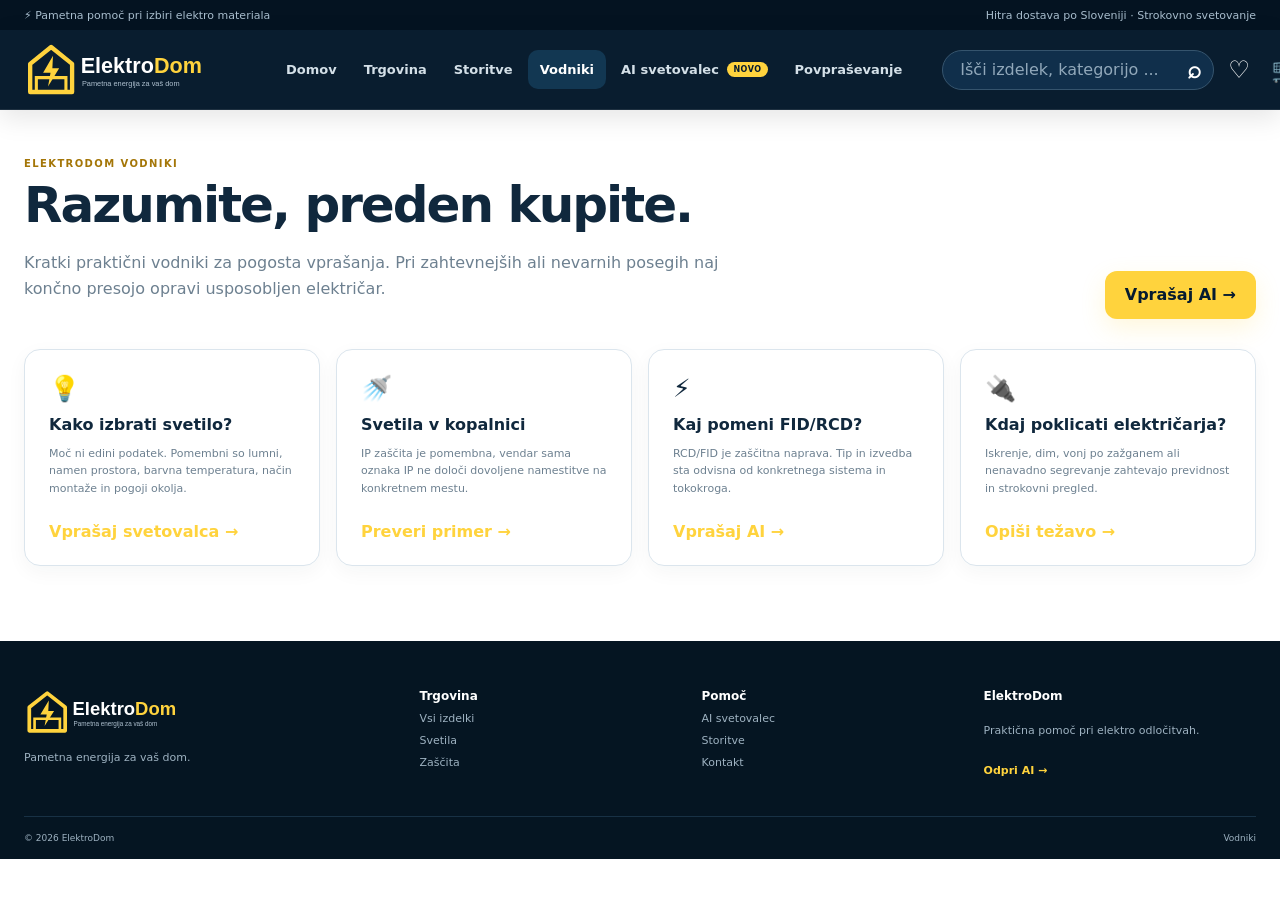
<file: vodniki.html>
<!doctype html><html lang="sl"><head><meta charset="utf-8"><meta name="viewport" content="width=device-width,initial-scale=1"><title>Vodniki | ElektroDom</title><link rel="stylesheet" href="styles.css"></head><body><div class="topline"><div class="shell topinner"><span>⚡ Pametna pomoč pri izbiri elektro materiala</span><span>Hitra dostava po Sloveniji · Strokovno svetovanje</span></div></div><header class="site-header"><div class="shell header-inner"><a class="brand" href="index.html"><img src="logo.svg" alt="ElektroDom"></a><nav class="mainnav"><a href="index.html">Domov</a><a href="trgovina.html">Trgovina</a><a href="storitve.html">Storitve</a><a class="active" href="vodniki.html">Vodniki</a><a class="ai-nav" href="svetovalec.html">AI svetovalec <b>NOVO</b></a><a href="kontakt.html">Povpraševanje</a></nav><div class="header-actions"><button class="search-mini" onclick="location.href='trgovina.html'"><span>Išči izdelek, kategorijo ...</span><strong>⌕</strong></button><button class="icon-btn">♡</button><button class="cart-icon" id="cartButton">🛒<b id="cartCount">0</b></button><button class="mobile-menu">☰</button></div></div></header><main class="shell page-wrap"><div class="page-hero"><div><div class="modal-kicker">ELEKTRODOM VODNIKI</div><h1>Razumite, preden kupite.</h1><p class="lead">Kratki praktični vodniki za pogosta vprašanja. Pri zahtevnejših ali nevarnih posegih naj končno presojo opravi usposobljen električar.</p></div><a class="btn btn-yellow" href="svetovalec.html">Vprašaj AI →</a></div><section class="cards four"><article><span>💡</span><h3>Kako izbrati svetilo?</h3><p>Moč ni edini podatek. Pomembni so lumni, namen prostora, barvna temperatura, način montaže in pogoji okolja.</p><a class="footer-cta" href="svetovalec.html">Vprašaj svetovalca →</a></article><article><span>🚿</span><h3>Svetila v kopalnici</h3><p>IP zaščita je pomembna, vendar sama oznaka IP ne določi dovoljene namestitve na konkretnem mestu.</p><a class="footer-cta" href="svetovalec.html">Preveri primer →</a></article><article><span>⚡</span><h3>Kaj pomeni FID/RCD?</h3><p>RCD/FID je zaščitna naprava. Tip in izvedba sta odvisna od konkretnega sistema in tokokroga.</p><a class="footer-cta" href="svetovalec.html">Vprašaj AI →</a></article><article><span>🔌</span><h3>Kdaj poklicati električarja?</h3><p>Iskrenje, dim, vonj po zažganem ali nenavadno segrevanje zahtevajo previdnost in strokovni pregled.</p><a class="footer-cta" href="svetovalec.html">Opiši težavo →</a></article></section></main><footer class="footer"><div class="shell footer-grid"><div><img src="logo.svg" class="footer-logo" alt="ElektroDom"><p>Pametna energija za vaš dom.</p></div><div><b>Trgovina</b><a href="trgovina.html">Vsi izdelki</a><a href="trgovina.html?cat=Svetila">Svetila</a><a href="trgovina.html?cat=Zaščita">Zaščita</a></div><div><b>Pomoč</b><a href="svetovalec.html">AI svetovalec</a><a href="storitve.html">Storitve</a><a href="kontakt.html">Kontakt</a></div><div><b>ElektroDom</b><p>Praktična pomoč pri elektro odločitvah.</p><a class="footer-cta" href="svetovalec.html">Odpri AI →</a></div></div><div class="shell footer-bottom"><span>© 2026 ElektroDom</span><span>Vodniki</span></div></footer><div id="cartModal" class="modal hidden"><div class="modalbox cartbox"><button class="close" id="closeCart">×</button><h2>Košarica</h2><div id="cartItems"></div><div class="total"><span>Skupaj</span><b id="cartTotal">0,00 €</b></div></div></div><div id="toast" class="toast"></div><script type="module" src="app.js"></script></body></html>
</file>
<file: styles.css>
:root{--navy:#061b30;--navy2:#0b2c49;--navy3:#123b5e;--yellow:#ffd33d;--yellow2:#ffbd13;--ink:#10283d;--muted:#6d8090;--line:#dbe5ed;--soft:#f4f7fa;--white:#fff;--green:#20b56b;--danger:#e85b55;--shadow:0 18px 50px rgba(7,28,47,.12);--shadow2:0 10px 30px rgba(7,28,47,.08);--r:18px;--shell:1320px}*{box-sizing:border-box}html{scroll-behavior:smooth}body{margin:0;color:var(--ink);font-family:Inter,ui-sans-serif,system-ui,-apple-system,BlinkMacSystemFont,"Segoe UI",Roboto,Arial,sans-serif;background:#fff}a{text-decoration:none;color:inherit}button,input,textarea,select{font:inherit}.shell{width:min(var(--shell),calc(100% - 48px));margin:auto}.topline{background:#041321;color:#a8bdcd;font-size:11px}.topinner{display:flex;justify-content:space-between;min-height:30px;align-items:center}.site-header{height:80px;background:rgba(5,25,43,.98);color:#fff;position:sticky;top:0;z-index:50;border-bottom:1px solid rgba(255,255,255,.09);box-shadow:0 8px 25px rgba(0,0,0,.1)}.header-inner{height:100%;display:flex;align-items:center;gap:28px}.brand{display:flex;align-items:center;flex:none}.brand img{width:222px;height:auto;display:block}.mainnav{display:flex;align-items:center;gap:3px;margin-left:auto}.mainnav>a{color:#d4e0e8;font-size:13px;font-weight:750;padding:12px 12px;border-radius:10px;white-space:nowrap}.mainnav>a:hover,.mainnav>a.active{background:#123752;color:#fff}.mainnav span{color:#94a9b9;font-size:12px}.ai-nav{position:relative}.ai-nav b{font-size:8px;letter-spacing:.5px;background:var(--yellow);color:var(--navy);border-radius:999px;padding:3px 6px;margin-left:4px;vertical-align:2px}.header-actions{display:flex;align-items:center;gap:7px}.search-mini{height:40px;width:272px;border:1px solid #35546d;border-radius:999px;background:#102f4b;color:#91a8ba;padding:0 12px 0 17px;display:flex;align-items:center;justify-content:space-between;cursor:pointer}.search-mini strong{font-size:24px;line-height:1;color:#fff}.icon-btn,.cart-icon,.mobile-menu{background:none;border:0;color:#fff;cursor:pointer;font-size:24px;position:relative;padding:7px}.cart-icon b{position:absolute;right:-2px;top:-1px;background:var(--yellow);color:var(--navy);font-size:10px;min-width:18px;height:18px;border-radius:50%;display:grid;place-items:center}.mobile-menu{display:none}.hero-premium{position:relative;min-height:430px;background:var(--navy);overflow:hidden;color:#fff}.hero-bg{position:absolute;inset:0;background-image:linear-gradient(90deg,rgba(3,18,31,.97) 0%,rgba(3,20,34,.91) 35%,rgba(4,21,36,.35) 66%,rgba(4,18,31,.3) 100%),url('hero-house.svg');background-size:cover;background-position:center;filter:saturate(.92)}.hero-grid{position:relative;min-height:430px;display:grid;grid-template-columns:1.05fr .72fr;align-items:center;gap:70px;padding:52px 0}.hero-copy{max-width:650px}.crumb{font-size:11px;letter-spacing:.8px;color:#a7bfd0;font-weight:800;margin-bottom:16px}.crumb i{font-style:normal;color:var(--yellow);margin:0 5px}.hero-copy h1{font-size:clamp(42px,5.1vw,69px);line-height:1.02;letter-spacing:-3px;margin:0 0 18px}.hero-copy h1 em{font-style:normal;color:var(--yellow)}.hero-copy>p{max-width:590px;color:#d8e4ec;font-size:17px;line-height:1.55;margin:0}.hero-buttons{display:flex;align-items:center;gap:22px;margin-top:27px}.btn{display:inline-flex;align-items:center;justify-content:center;border:0;cursor:pointer;font-weight:850;border-radius:12px;min-height:48px;padding:0 20px}.btn-yellow{background:var(--yellow);color:var(--navy);box-shadow:0 9px 25px rgba(255,211,61,.18)}.btn-yellow:hover{background:#ffe071;transform:translateY(-1px)}.btn.full{width:100%}.text-btn{font-size:13px;font-weight:800;color:#fff}.text-btn span{color:var(--yellow);margin-left:7px}.hero-benefits{display:grid;gap:12px;align-self:center}.hero-benefits>div{display:flex;align-items:center;gap:14px}.hero-benefits>div>span{width:40px;height:40px;border:1px solid #d7ad31;border-radius:50%;display:grid;place-items:center;color:var(--yellow);font-size:19px}.hero-benefits p{margin:0;display:grid;gap:2px}.hero-benefits b{font-size:13px}.hero-benefits small{font-size:11px;color:#abc0cf}.hero-ai-chip{position:absolute;right:1%;bottom:22px;background:#0c385a;color:#fff;border:1px solid #3d6681;border-radius:999px;padding:8px 14px;display:flex;align-items:center;gap:8px;box-shadow:var(--shadow2)}.hero-ai-chip span{font-size:20px}.hero-ai-chip b{font-size:11px}.hero-ai-chip small{font-size:10px;color:#a9c2d2}.hero-ai-chip i{font-style:normal;color:var(--yellow);font-size:16px}.category-section{display:grid;grid-template-columns:repeat(6,1fr);gap:12px;padding-top:22px;padding-bottom:24px}.category-card{background:#fff;border:1px solid #dce5ec;border-radius:14px;overflow:hidden;box-shadow:0 7px 20px rgba(10,35,55,.06);transition:.2s}.category-card:hover{transform:translateY(-3px);box-shadow:var(--shadow)}.cat-image{height:104px;position:relative;overflow:hidden;background:linear-gradient(135deg,#eef3f6,#cdd9e1)}.cat-image:after{content:"";position:absolute;inset:20px;background:rgba(255,255,255,.4);border-radius:20px;filter:blur(1px)}.cat-light{background:radial-gradient(circle at 35% 45%,#fff 0 12%,#f8d879 13% 18%,transparent 19%),radial-gradient(circle at 68% 38%,#fff 0 10%,#e7c45f 11% 16%,transparent 17%),linear-gradient(135deg,#5d6972,#d9dde0)}.cat-socket{background:linear-gradient(145deg,#eef1f3,#bcc6ce)}.cat-socket:after{width:110px;height:72px;left:50%;top:50%;transform:translate(-50%,-50%);border-radius:10px;background:#fff;box-shadow:0 8px 15px #65727c55}.cat-protect{background:linear-gradient(145deg,#aeb8bf,#eceff0)}.cat-protect:after{left:50%;top:50%;transform:translate(-50%,-50%);width:125px;height:75px;background:repeating-linear-gradient(90deg,#fff 0 12px,#a4adb2 13px 16px);border-radius:7px}.cat-cable{background:linear-gradient(145deg,#5d8198,#dbe8ee)}.cat-cable:after{border:9px solid #0d6797;border-radius:50%;width:70px;height:70px;left:30%;top:14px;background:none}.cat-tools{background:linear-gradient(145deg,#d6d9db,#65717a)}.cat-tools:after{width:135px;height:22px;left:22px;top:45px;background:#f04c38;border-radius:7px;transform:rotate(-18deg)}.cat-service{background:linear-gradient(145deg,#71818b,#dce3e6)}.cat-service:after{width:100px;height:30px;left:32px;top:43px;background:#ffd33d;border-radius:6px;transform:rotate(-22deg)}.category-card>div:last-child{padding:12px 14px 14px;position:relative}.category-card b{display:block;font-size:13px}.category-card small{display:block;color:#718492;font-size:10px;margin-top:4px}.category-card span{position:absolute;right:14px;bottom:14px;color:#31536c;font-weight:900}.quickbar{background:#f5f8fa;border:1px solid #e0e8ee;border-radius:16px;display:grid;grid-template-columns:repeat(5,1fr);margin-bottom:58px;box-shadow:0 5px 18px rgba(9,35,55,.04)}.quickbar a{display:flex;align-items:center;gap:11px;padding:17px 19px;border-right:1px solid #dce5ec}.quickbar a:last-child{border:0}.quickbar span{font-size:25px;color:#173c58}.quickbar b,.quickbar small{display:block}.quickbar b{font-size:12px}.quickbar small{font-size:10px;color:#78909f;margin-top:3px}.products-home{padding-bottom:65px}.section-title{display:flex;justify-content:space-between;align-items:end;margin-bottom:20px}.section-title small,.ai-banner small,.modal-kicker{font-size:10px;letter-spacing:1.4px;font-weight:900;color:#a47608}.section-title h2{font-size:30px;letter-spacing:-1.2px;margin:5px 0 0}.section-title>a{font-size:12px;font-weight:850;color:#315671}.product-row{display:grid;grid-template-columns:repeat(5,1fr);gap:15px}.product{position:relative;background:#fff;border:1px solid #dde6ec;border-radius:16px;padding:12px;box-shadow:0 6px 20px rgba(9,35,55,.045);transition:.2s}.product:hover{transform:translateY(-3px);box-shadow:var(--shadow)}.product-icon{height:142px;border-radius:11px;background:linear-gradient(145deg,#f3f6f8,#dfe8ed);display:grid;place-items:center;font-size:54px;margin-bottom:12px}.product:nth-child(1) .product-icon{background:radial-gradient(circle,#fff 0 25%,#f0d36b 26% 33%,#e8eef1 34%)}.product:nth-child(2) .product-icon{background:linear-gradient(145deg,#222d35,#b4bec4)}.product:nth-child(3) .product-icon{background:linear-gradient(145deg,#fff,#d9e1e5)}.product:nth-child(4) .product-icon{background:linear-gradient(145deg,#eef2f4,#d3dce1)}.product:nth-child(5) .product-icon{background:linear-gradient(145deg,#c4d6df,#edf3f5)}.tag{display:inline-flex;background:#eef4f7;color:#456477;border-radius:999px;padding:4px 7px;font-size:9px;font-weight:850}.product h3{font-size:13px;margin:9px 0 5px;line-height:1.3}.product p{font-size:10px;color:#758795;line-height:1.4;min-height:28px;margin:0 0 8px}.chips{display:flex;gap:5px;flex-wrap:wrap}.chips span{font-size:9px;border:1px solid #dce6ec;color:#5d7483;border-radius:999px;padding:3px 6px}.product-bottom{display:flex;align-items:center;justify-content:space-between;margin-top:11px}.product-bottom strong{font-size:14px}.product-bottom button{border:0;background:var(--yellow);color:var(--navy);border-radius:9px;padding:8px 10px;font-weight:850;font-size:10px;cursor:pointer}.product-link{border:0;background:none;color:#527084;font-size:10px;font-weight:800;padding:9px 0 0;cursor:pointer}.ai-banner{background:linear-gradient(120deg,#071b2f,#0d3453);color:#fff;padding:68px 0;overflow:hidden}.ai-banner-grid{display:grid;grid-template-columns:1fr 470px;gap:80px;align-items:center}.ai-banner h2{font-size:42px;line-height:1.06;letter-spacing:-1.7px;margin:9px 0 18px}.ai-banner h2 em{font-style:normal;color:var(--yellow)}.ai-banner p{max-width:620px;color:#b9ccd9;line-height:1.7}.ai-preview{background:#f7fbfe;border:1px solid #55748b;border-radius:18px;padding:13px;color:var(--ink);box-shadow:0 22px 55px rgba(0,0,0,.2)}.ai-preview-head{display:flex;align-items:center;gap:8px;padding:4px 5px 12px;border-bottom:1px solid #dde7ee}.ai-preview-head span{font-size:22px}.ai-preview-head b{font-size:12px}.ai-preview-head i{font-style:normal;font-size:8px;background:#1f9ad1;color:#fff;padding:3px 5px;border-radius:4px;margin-left:auto}.preview-user,.preview-bot{padding:12px;border-radius:12px;font-size:11px;line-height:1.5;margin-top:11px}.preview-user{background:#d8eaff;margin-left:70px}.preview-bot{background:#edf3f8;margin-right:45px}.preview-product{margin-top:11px;border:1px solid #d8e4ec;border-radius:11px;padding:9px;display:flex;align-items:center;gap:10px}.preview-product>span{width:58px;height:48px;border-radius:8px;background:#e7edf0;display:grid;place-items:center;font-size:24px}.preview-product div{flex:1}.preview-product b,.preview-product small{display:block}.preview-product b{font-size:11px}.preview-product small{font-size:9px;color:#758a99;margin-top:3px}.preview-product strong{font-size:12px}.trust-section{display:grid;grid-template-columns:repeat(5,1fr);padding-top:38px;padding-bottom:38px}.trust-item{display:grid;grid-template-columns:35px 1fr;column-gap:8px;align-items:center;border-right:1px solid #e0e7ec;padding:4px 24px}.trust-item:last-child{border:0}.trust-item span{grid-row:span 2;font-size:22px;color:#163c59}.trust-item b{font-size:11px}.trust-item small{font-size:9px;color:#82929d}.floating-ai{position:fixed;right:22px;bottom:22px;z-index:40;background:var(--yellow);border:0;color:var(--navy);padding:12px 17px;border-radius:999px;font-weight:900;box-shadow:0 12px 35px rgba(4,25,43,.25);cursor:pointer}.footer{background:#051522;color:#9eb2c1}.footer-grid{display:grid;grid-template-columns:1.5fr 1fr 1fr 1.2fr;gap:55px;padding-top:48px;padding-bottom:38px}.footer-logo{width:190px}.footer-grid p{font-size:11px;line-height:1.5}.footer-grid>div:not(:first-child){display:flex;flex-direction:column;gap:9px}.footer-grid b{color:#fff;font-size:12px}.footer-grid a{font-size:11px}.footer-grid a:hover{color:var(--yellow)}.footer-cta{color:var(--yellow)!important;font-weight:850;margin-top:5px}.footer-bottom{border-top:1px solid #183145;padding:16px 0;display:flex;justify-content:space-between;font-size:9px}.cards{display:grid;gap:16px}.cards.four{grid-template-columns:repeat(4,1fr)}.cards article{border:1px solid var(--line);border-radius:16px;padding:24px;background:#fff;box-shadow:0 6px 20px rgba(9,35,55,.045)}.cards article>span{font-size:25px}.cards h3{font-size:16px;margin:12px 0 7px}.cards p{font-size:11px;line-height:1.6;color:var(--muted);min-height:66px}.leadbox form{margin-top:18px}.leadbox form>label{display:block;margin-top:12px}.leadbox form>label textarea{min-height:110px}.leadbox form>label input,.leadbox form>label textarea{background:#fff}.leadbox form [id$="Result"]{margin-top:14px;border-radius:9px;padding:11px;background:#e9f8f0;color:#11663d;font-size:10px}
.page-wrap{padding:48px 0 75px}.page-hero{display:flex;justify-content:space-between;gap:40px;align-items:end;margin-bottom:30px}.page-hero h1{font-size:50px;letter-spacing:-2px;margin:7px 0 12px}.lead{color:var(--muted);line-height:1.65;max-width:700px}.catalog-tools{display:flex;gap:10px;margin-bottom:22px}.catalog-tools input,.catalog-tools select,.filter-chip{height:45px;border:1px solid #d5e1e8;background:#fff;border-radius:10px;padding:0 13px;color:var(--ink);outline:none}.catalog-tools input{flex:1}.catalog-tools input:focus,.catalog-tools select:focus{border-color:#7899ad;box-shadow:0 0 0 3px #dcebf4}.shop-layout{display:grid;grid-template-columns:220px 1fr;gap:25px}.filters{border:1px solid var(--line);border-radius:15px;padding:17px;height:max-content;position:sticky;top:105px}.filters b{font-size:12px}.filters button{display:block;width:100%;text-align:left;background:none;border:0;border-bottom:1px solid #edf1f4;padding:11px 4px;font-size:11px;color:#617685;cursor:pointer}.filters button.active{color:#102f49;font-weight:900}.product-grid{display:grid;grid-template-columns:repeat(3,1fr);gap:16px}.product-grid .product-icon{height:180px}.advisor-hero{background:linear-gradient(120deg,#071c30,#0e3b5c);color:#fff;border-radius:20px;padding:40px;display:grid;grid-template-columns:1fr 240px;gap:40px;align-items:center;margin-bottom:25px}.advisor-hero h1{font-size:52px;line-height:1;letter-spacing:-2px;margin:8px 0 14px}.advisor-hero h1 em{color:var(--yellow);font-style:normal}.advisor-hero .lead{color:#c0d1dd}.expert-pills{display:flex;gap:8px;flex-wrap:wrap;margin-top:18px}.expert-pills span{border:1px solid #345b75;border-radius:999px;padding:6px 9px;font-size:9px;color:#bcd0dd}.expert-score{border:1px solid #466a81;background:#123b5b;border-radius:18px;padding:24px;text-align:center}.expert-score span{display:block;color:#9fb8c8;font-size:9px;letter-spacing:1.3px}.expert-score strong{display:block;font-size:48px;color:var(--yellow);line-height:1.1}.expert-score small{color:#b8ccd8;font-size:10px}.assistant-wrap{display:grid;grid-template-columns:minmax(0,1fr) 330px;gap:18px}.chatbox,.sidebox,.leadbox{border:1px solid var(--line);border-radius:18px;background:#fff;box-shadow:var(--shadow2);overflow:hidden}.chat-head{display:flex;align-items:center;gap:10px;padding:14px 17px;background:#f7fafc;border-bottom:1px solid var(--line)}.ai-avatar{width:38px;height:38px;border-radius:11px;background:var(--navy);display:grid;place-items:center}.chat-head b,.chat-head span{display:block}.chat-head b{font-size:12px}.chat-head span{font-size:9px;color:#7a8d99;margin-top:2px}.online{margin-left:auto;color:#67808f;font-size:9px}.online i{display:inline-block;width:7px;height:7px;border-radius:50%;background:#1fb86d;margin-right:4px}.chat-messages{height:455px;overflow:auto;padding:20px;background:linear-gradient(#fbfdff,#f3f7fa)}.msg{max-width:78%;margin:0 0 11px;padding:11px 13px;border-radius:13px;font-size:12px;line-height:1.55}.msg.bot{background:#eaf1f6;color:#17344c;border-top-left-radius:4px}.msg.user{background:#cfe5fb;margin-left:auto;border-top-right-radius:4px}.msg-meta{display:block;font-size:8px;color:#8195a3;margin-top:5px}.typing{padding:7px 20px;color:#6f8492;font-size:9px}.typing i{display:inline-block;width:5px;height:5px;background:#8196a4;border-radius:50%;margin-right:3px}.chat-input{display:flex;padding:10px;border-top:1px solid var(--line);gap:8px}.chat-input input{flex:1;border:1px solid #d9e3e9;border-radius:11px;padding:12px 13px;outline:none}.chat-input button{width:48px;border:0;border-radius:11px;background:var(--yellow);color:var(--navy);font-weight:900;font-size:19px}.sidebox{padding:17px;height:max-content}.side-title span{font-size:9px;color:#a37a10;letter-spacing:1.2px;font-weight:900}.side-title b{display:block;font-size:17px;margin:5px 0 14px}.example-btn{width:100%;border:1px solid #dce6ec;background:#fff;border-radius:12px;padding:10px;text-align:left;display:grid;grid-template-columns:30px 1fr 12px;gap:8px;align-items:center;margin-bottom:8px;cursor:pointer}.example-btn:hover{background:#f7fafc;border-color:#bdd0dc}.example-btn>span{font-size:18px}.example-btn b,.example-btn small{display:block}.example-btn b{font-size:10px}.example-btn small{font-size:8px;color:#81929d;margin-top:2px}.example-btn:last-of-type{margin-bottom:13px}.example-btn.danger{border-color:#f0d6d4}.reset{width:100%;border:1px solid #dce6ec;background:#fff;border-radius:10px;padding:10px;font-size:10px;font-weight:850;cursor:pointer}.state{margin-top:10px;font-size:8px;color:#8b9ba5}.recommendations{padding:0 13px 13px}.rec-head{display:flex;justify-content:space-between;align-items:end;padding:7px 2px 10px}.rec-head b,.rec-head span{display:block}.rec-head b{font-size:12px}.rec-head span{font-size:9px;color:#80919d}.rec-card{display:grid;grid-template-columns:100px 1fr;gap:10px;border:1px solid #dce6ec;border-radius:13px;padding:9px;margin-top:8px}.rec-art{background:#eef3f5;border-radius:9px;display:grid;place-items:center;font-size:32px;min-height:105px}.rec-top{display:flex;justify-content:space-between;align-items:center}.rec-top strong{font-size:12px}.rec-body h3{font-size:11px;margin:6px 0}.rec-body p{font-size:9px;color:#718591;line-height:1.4;margin:0 0 6px}.rec-actions{display:flex;gap:8px;align-items:center;margin-top:7px}.dark-btn{border:0;background:var(--navy);color:#fff;border-radius:8px;padding:8px 11px;font-size:9px;font-weight:850;cursor:pointer}.link-btn{border:0;background:none;color:#506f81;font-size:9px;font-weight:800;cursor:pointer}.leadbox{padding:26px;margin-top:20px}.leadbox h2{font-size:28px;letter-spacing:-1px;margin:6px 0}.leadbox p{color:var(--muted);font-size:12px}.lead-grid{display:grid;grid-template-columns:repeat(2,1fr);gap:12px}.leadbox label{font-size:10px;font-weight:800;color:#496274}.leadbox input,.leadbox textarea{display:block;width:100%;border:1px solid #d8e3e9;border-radius:9px;padding:11px;margin-top:5px;outline:none}.leadbox textarea{resize:vertical}.lead-submit{display:flex;align-items:center;justify-content:space-between;gap:15px;margin-top:14px}.lead-submit span{font-size:9px;color:#8395a0}.expert-grid{display:grid;grid-template-columns:repeat(4,1fr);gap:14px;margin:22px 0 10px}.expert-grid article{border:1px solid var(--line);border-radius:14px;padding:17px}.expert-grid span{font-size:9px;color:#a87909;font-weight:900}.expert-grid b{display:block;font-size:12px;margin-top:6px}.expert-grid p{font-size:10px;color:#71838e;line-height:1.5}.debug{background:#061b30;color:#9ee0b8;border-radius:12px;padding:14px;margin-top:20px;font-size:9px}.hidden{display:none!important}.modal{position:fixed;inset:0;background:rgba(2,14,24,.68);z-index:100;display:grid;place-items:center;padding:20px}.modalbox{width:min(600px,100%);max-height:90vh;overflow:auto;background:#fff;border-radius:18px;padding:25px;position:relative;box-shadow:0 25px 70px rgba(0,0,0,.3)}.cartbox{width:min(520px,100%)}.close{position:absolute;right:15px;top:12px;background:#eef3f6;border:0;border-radius:50%;width:30px;height:30px;font-size:20px;cursor:pointer}.modalbox h2{margin:6px 0 20px}.cart-row{display:grid;grid-template-columns:1fr auto 28px;gap:10px;align-items:center;border-bottom:1px solid #edf1f4;padding:12px 0;font-size:11px}.cart-row button{border:0;background:#f0f3f5;border-radius:7px;cursor:pointer}.total{display:flex;justify-content:space-between;padding:17px 0;font-size:13px}.product-modal{display:grid;grid-template-columns:160px 1fr;gap:22px}.detail-icon{height:160px;border-radius:14px;background:#eef3f5;display:grid;place-items:center;font-size:60px}.detail-copy h3{font-size:14px}.detail-copy p{font-size:11px;color:#70828e;line-height:1.6}.toast{position:fixed;right:20px;bottom:85px;background:var(--navy);color:#fff;border-radius:10px;padding:12px 15px;font-size:10px;z-index:120;opacity:0;transform:translateY(10px);pointer-events:none;transition:.2s}.toast.show{opacity:1;transform:translateY(0)}
@media(max-width:1180px){.mainnav{display:none}.mobile-menu{display:block}.search-mini{width:220px}.hero-grid{grid-template-columns:1fr .75fr}.category-section{grid-template-columns:repeat(3,1fr)}.product-row{grid-template-columns:repeat(3,1fr)}.product-row .product:nth-child(n+4){display:none}.quickbar{grid-template-columns:repeat(3,1fr)}.quickbar a:nth-child(3){border:0}.quickbar a:nth-child(n+4){border-top:1px solid #dce5ec}.ai-banner-grid{grid-template-columns:1fr 400px}}
@media(max-width:800px){.cards.four{grid-template-columns:1fr 1fr}.shell{width:min(100% - 30px,var(--shell))}.topinner{justify-content:center}.topinner span:last-child{display:none}.site-header{height:68px}.brand img{width:180px}.header-actions{margin-left:auto}.search-mini,.icon-btn{display:none}.hero-grid{grid-template-columns:1fr;padding:45px 0;min-height:520px}.hero-benefits{grid-template-columns:repeat(2,1fr);display:grid}.hero-ai-chip{right:0}.category-section{grid-template-columns:repeat(2,1fr);padding-top:15px}.quickbar{grid-template-columns:1fr 1fr}.quickbar a{border-right:0}.quickbar a:nth-child(3),.quickbar a:nth-child(4),.quickbar a:nth-child(5){border-top:1px solid #dce5ec}.product-row{grid-template-columns:repeat(2,1fr)}.product-row .product:nth-child(n+3){display:none}.trust-section{grid-template-columns:1fr 1fr}.trust-item{padding:12px}.trust-item:nth-child(2n){border:0}.ai-banner-grid{grid-template-columns:1fr}.ai-banner{padding:48px 0}.footer-grid{grid-template-columns:1fr 1fr;gap:30px}.page-hero{display:block}.page-hero h1{font-size:40px}.shop-layout{grid-template-columns:1fr}.filters{position:static;display:flex;overflow:auto;gap:5px}.filters button{width:auto;min-width:max-content;border:1px solid var(--line);border-radius:999px;padding:8px 11px}.product-grid{grid-template-columns:repeat(2,1fr)}.advisor-hero{grid-template-columns:1fr;padding:25px}.advisor-hero h1{font-size:42px}.expert-score{max-width:240px}.assistant-wrap{grid-template-columns:1fr}.lead-grid{grid-template-columns:1fr}.expert-grid{grid-template-columns:1fr 1fr}.product-modal{grid-template-columns:1fr}.hero-copy h1{font-size:49px}}
@media(max-width:520px){.hero-copy h1{font-size:43px;letter-spacing:-2px}.hero-benefits{grid-template-columns:1fr}.hero-ai-chip{position:relative;right:auto;bottom:auto;width:max-content;margin-top:15px}.category-section{grid-template-columns:1fr 1fr}.cat-image{height:90px}.product-row,.product-grid{grid-template-columns:1fr 1fr;gap:10px}.product{padding:9px}.product-icon{height:115px;font-size:43px}.product h3{font-size:11px}.product p{font-size:9px}.quickbar{grid-template-columns:1fr}.quickbar a{border-right:0!important;border-top:1px solid #dce5ec}.quickbar a:first-child{border-top:0}.footer-grid{grid-template-columns:1fr}.footer-bottom{display:block;line-height:2}.floating-ai{right:12px;bottom:12px}.chat-messages{height:400px}.rec-card{grid-template-columns:1fr}.rec-art{min-height:80px}.hero-buttons{align-items:stretch;flex-direction:column;gap:12px}.search-mini{display:none}}
</file>
